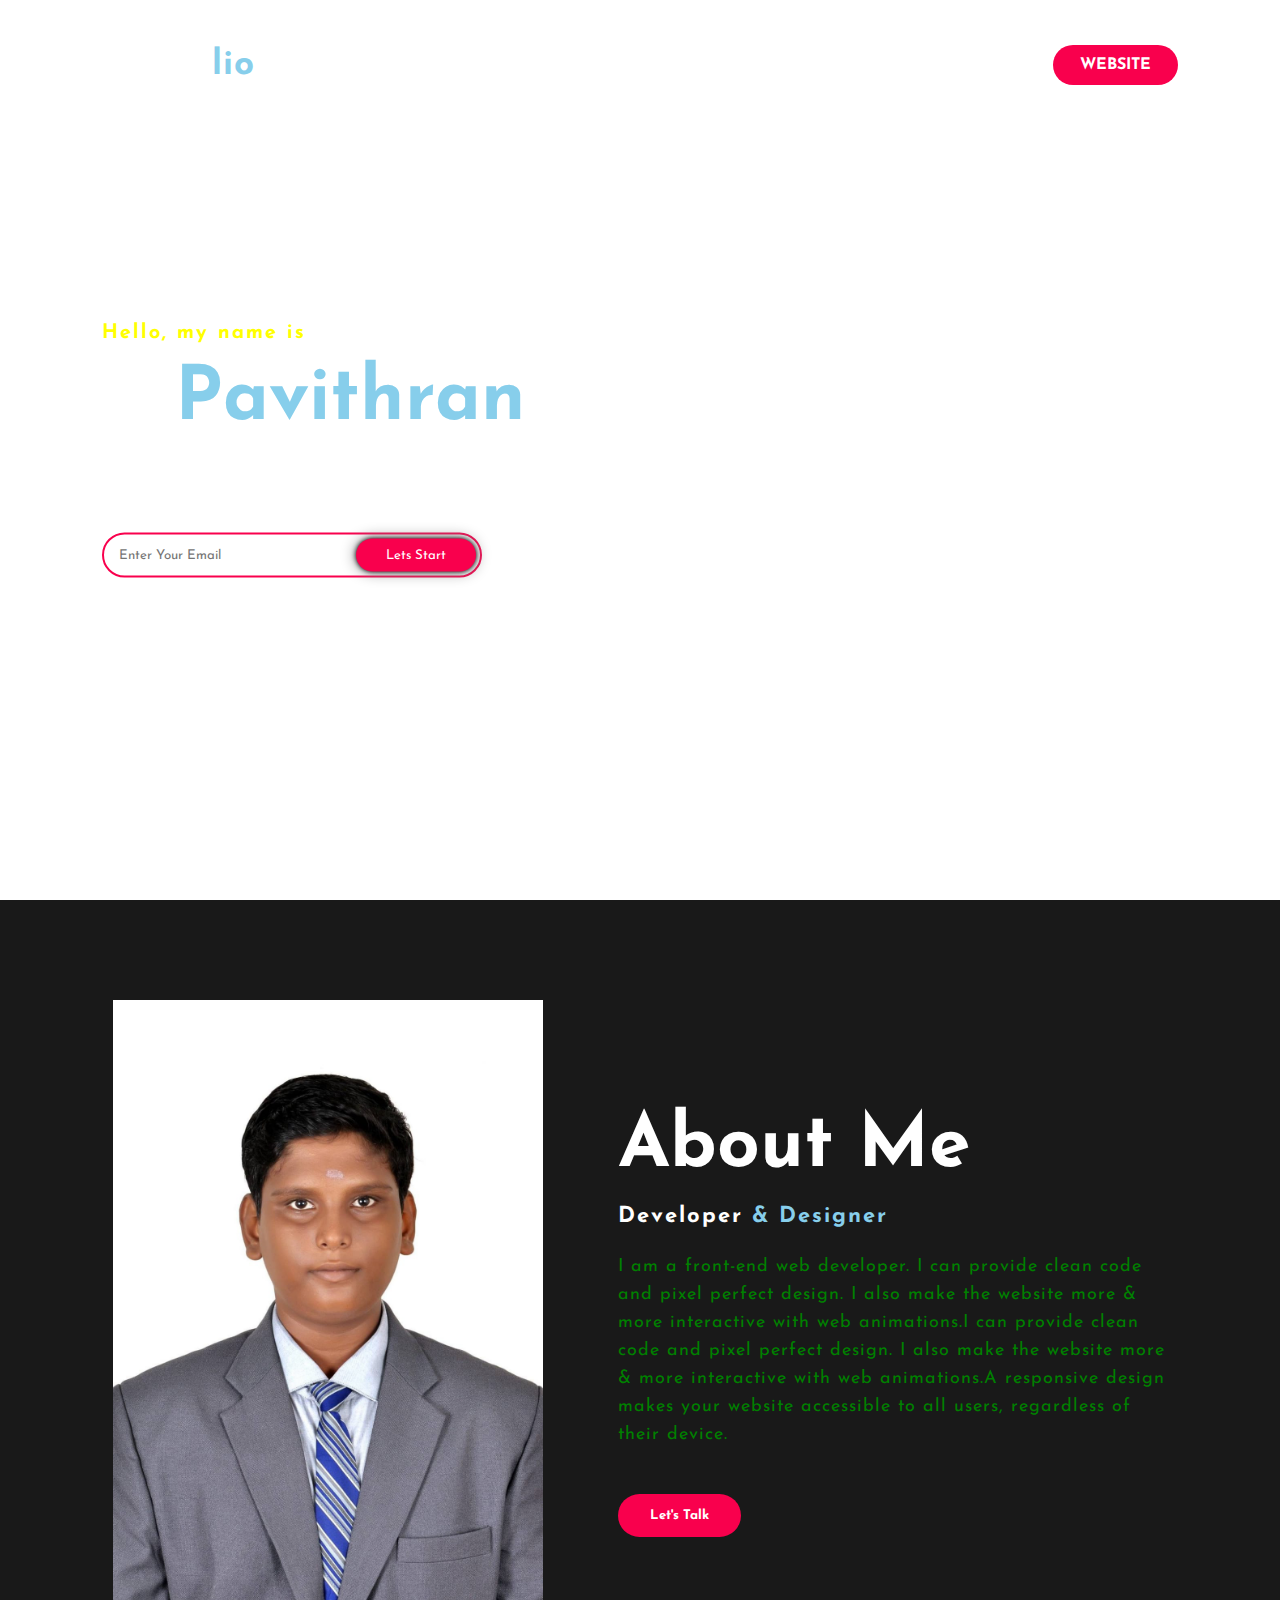
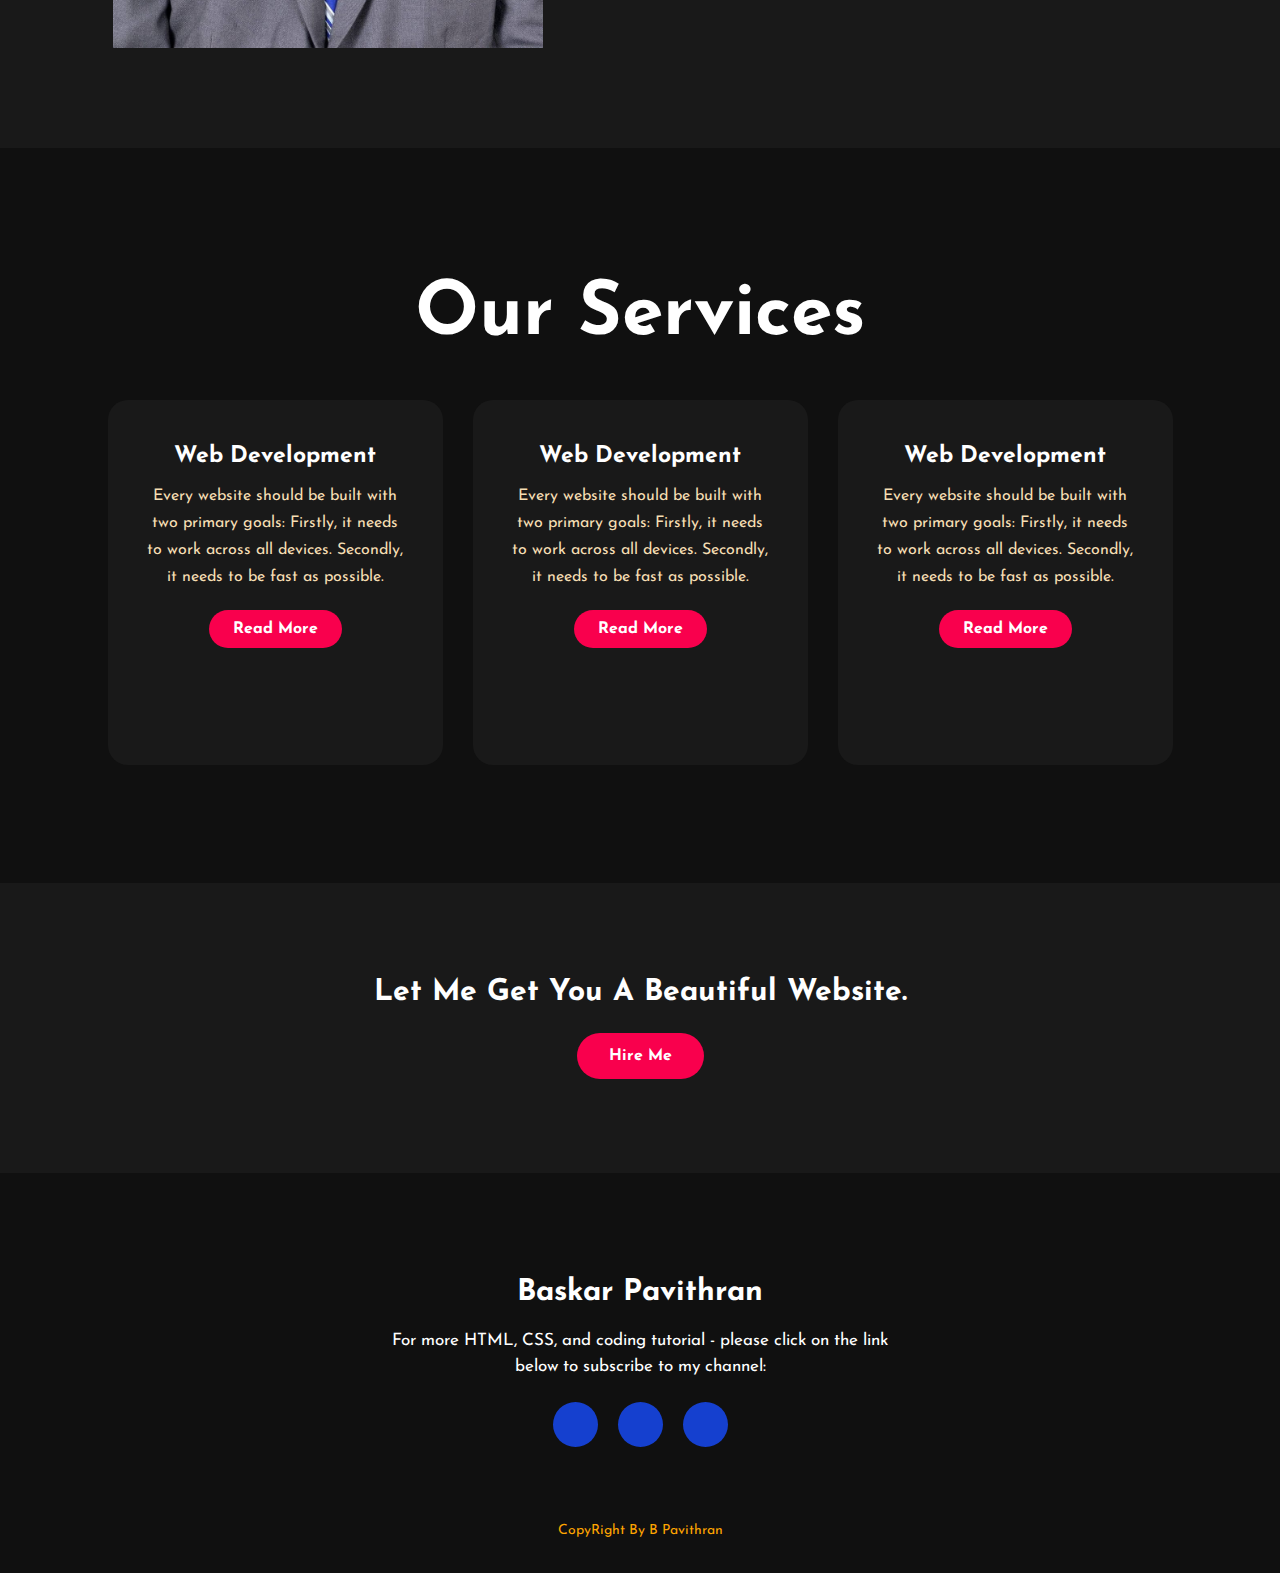
<file: index.html>
<!DOCTYPE html>
<html>
<head>
	<title>Portfolio website</title>
	<link rel="stylesheet" type="text/css" href="css/style.css">

	<link rel="preconnect" href="https://fonts.gstatic.com">
  <link href="https://fonts.googleapis.com/css2?family=Josefin+Sans:ital,wght@0,100;0,200;0,300;0,400;0,500;0,600;0,700;1,100;1,200;1,300;1,400;1,500;1,600;1,700&display=swap" rel="stylesheet">

  <link rel="stylesheet" href="https://cdnjs.cloudflare.com/ajax/libs/font-awesome/5.15.3/css/all.min.css" integrity="sha512-iBBXm8fW90+nuLcSKlbmrPcLa0OT92xO1BIsZ+ywDWZCvqsWgccV3gFoRBv0z+8dLJgyAHIhR35VZc2oM/gI1w==" crossorigin="anonymous" referrerpolicy="no-referrer" />

</head>
<body>
	<!----hero Section start---->

	<div class="hero">
		<nav>
			<h2 class="logo">Portfo<span>lio</span></h2>
			<ul>
				<li><a href="#">Home</a></li>
				<li><a href="#">About Us</a></li>
				<li><a href="#">Services</a></li>
				<li><a href="#">Skills</a></li>
				<li><a href="#">Contact Us</a></li>
			</ul>
			<a href="#" class="btn">WEBSITE</a>
		</nav>

		<div class="content">
			<h4>Hello, my name is</h4>
			<h1>B <span>Pavithran</span></h1>
			<h3>I'am a Web Developer.</h3>
			<div class="newslatter">
				<form>
					<input type="email" name="email" id="mail" placeholder="Enter Your Email">
					<input type="submit" name="submit" value="Lets Start">
				</form>
			</div>
		</div>
	</div>

	<!----About section start---->
	<section class="about">
		<div class="main">
			<img src="img/main-img.png">
			<div class="about-text">
				<h2>About Me</h2>
				<h5>Developer <span>& Designer</span></h5>
				<p>I am a front-end web developer. I can provide clean code and pixel perfect design. I also make the website more & more interactive with web animations.I can provide clean code and pixel perfect design. I also make the website more & more interactive with web animations.A responsive design makes your website accessible to all users, regardless of their device.</p>
				<button type="button">Let's Talk</button>
			</div>
		</div>
	</section>

	<!-----service section start----------->
	<div class="service">
		<div class="title">
			<h2>Our Services</h2>
		</div>

		<div class="box">
			<div class="card">
				<i class="fas fa-bars"></i>
				<h5>Web Development</h5>
				<div class="pra">
					<p>Every website should be built with two primary goals: Firstly, it needs to work across all devices. Secondly, it needs to be fast as possible.</p>

					<p style="text-align: center;">
						<a class="button" href="#">Read More</a>
					</p>
				</div>
			</div>

			<div class="card">
				<i class="far fa-user"></i>
				<h5>Web Development</h5>
				<div class="pra">
					<p>Every website should be built with two primary goals: Firstly, it needs to work across all devices. Secondly, it needs to be fast as possible.</p>

					<p style="text-align: center;">
						<a class="button" href="#">Read More</a>
					</p>
				</div>
			</div>

			<div class="card">
				<i class="far fa-bell"></i>
				<h5>Web Development</h5>
				<div class="pra">
					<p>Every website should be built with two primary goals: Firstly, it needs to work across all devices. Secondly, it needs to be fast as possible.</p>

					<p style="text-align: center;">
						<a class="button" href="#">Read More</a>
					</p>
				</div>
			</div>
		</div>
	</div>

	<!------Contact Me------>
	<div class="contact-me">
		<p>Let Me Get You A Beautiful Website.</p>
		<a class="button-two" href="#">Hire Me</a>
	</div>

	<!------footer start--------->
	<footer>
		<p>Baskar Pavithran</p>
		<p>For more HTML, CSS, and coding tutorial - please click on the link below to subscribe to my channel:</p>
		<div class="social">
			<a href="#"><i class="fab fa-facebook-f"></i></a>
			<a href="#"><i class="fab fa-instagram"></i></a>
			<a href="#"><i class="fab fa-dribbble"></i></a>
		</div>
		<p class="end">CopyRight By B Pavithran</p>
	</footer>
</body>
</html>
</file>
<file: css/style.css>
*{
	padding: 0;
	margin: 0;
	font-family: 'Josefin Sans', sans-serif;
	box-sizing: border-box;
}
.hero{
	height: 100vh;
	width: 100%;
	background-image: url(https://coolbackgrounds.io/images/backgrounds/index/compute-ea4c57a4.png);
	background-size: cover;
	background-position: center;
}
nav{
	display: flex;
	align-items: center;
	justify-content: space-between;
	padding-top: 45px;
	padding-left: 8%;
	padding-right: 8%;
}
.logo{
	color: white;
	font-size: 35px;
	letter-spacing: 1px;
	cursor: pointer;
}
span{
	color: skyblue;
}
nav ul li{
	list-style-type: none;
	display: inline-block;
	padding: 10px  25px;
}
nav ul li a{
	color: white;
	text-decoration: none;
	font-weight: bold;
	text-transform: capitalize;
}
nav ul li a:hover{
	color: #f9004d;
	transition: .4s;
}
.btn{
	background-color:#f9004d;
	color: white;
	text-decoration: none;
	border: 2px solid transparent;
	font-weight: bold;
	padding: 10px 25px;
	border-radius: 30px;
	transition: transform .4s; 
}
.btn:hover{
	transform: scale(1.2);
}
.content{
	position: absolute;
	top: 50%;
	left:8%;
	transform: translateY(-50%);
}
h1{
	color: white;
	margin: 20px 0px 20px;
	font-size: 75px;
}
h3{
	color: white;
	font-size: 25px;
	margin-bottom: 50px;
}
h4{
	color: yellow;
	letter-spacing: 2px;
	font-size: 20px;
}
.newslatter form{
	width: 380px;
	max-width: 100%;
	position: relative;
}
.newslatter form input:first-child{
	display: inline-block;
	width: 100%;
	padding: 14px 130px 14px 15px;
	border: 2px solid #f9004d;
	outline: none;
	border-radius: 30px;
}
.newslatter form input:last-child{
	position: absolute;
	display: inline-block;
	outline: none;
	border: none;
	padding: 10px 30px;
	border-radius: 30px;
	background-color:#f9004d;
	color: white;
	box-shadow: 0px 0px 5px #000, 0px 0px 15px #858585;
	top: 6px;
	right: 6px; 
}

.about{
	width: 100%;
	padding: 100px 0px;
	background-color: #191919;
}
.about img{
	height: auto;
	width: 430px;
}
.about-text{
	width: 550px;
}
.main{
	width: 1130px;
	max-width: 95%;
	margin: 0 auto;
	display: flex;
	align-items: center;
	justify-content: space-around;
}
.about-text h2{
	color: white;
	font-size: 75px;
	text-transform: capitalize;
	margin-bottom: 20px;
}
.about-text h5{
	color: white;
	letter-spacing: 2px;
	font-size: 22px;
	margin-bottom: 25px;
	text-transform: capitalize;
}
.about-text p{
	color: green;
	letter-spacing: 1px;
	line-height: 28px;
	font-size: 18px;
	margin-bottom: 45px;
}
button{
	background-color:#f9004d;
	color: white;
	text-decoration: none;
	border: 2px solid transparent;
	font-weight: bold;
	padding: 13px 30px;
	border-radius: 30px;
	transition: .4s; 
}
button:hover{
	background-color: transparent;
	border: 2px solid #f9004d;
	cursor: pointer;
}

.service{
	background: #101010;
	width: 100%;
	padding: 100px 0px;
}
.title h2{
	color: white;
	font-size: 75px;
	width: 1130px;
	margin: 30px auto;
	text-align: center;
}
.box{
	display: flex;
	justify-content: center;
	align-items: center;
	min-height: 400px;
}
.card{
	height: 365px;
	width: 335px;
	padding: 20px 35px;
	background: #191919;
	border-radius: 20px;
	margin: 15px;
	position: relative;
	overflow: hidden;
	text-align: center;
}
.card i{
	font-size: 50px;
	display: block;
	text-align: center;
	margin: 25px 0px;
	color: #f9004d;

}
h5{
	color: white;
	font-size: 23px;
	margin-bottom: 15px;
}
.pra p{
	color: wheat;
	font-size: 16px;
	line-height: 27px;
	margin-bottom: 25px;
}
.card .button{
	background-color:#f9004d;
	color: white;
	text-decoration: none;
	border: 2px solid transparent;
	font-weight: bold;
	padding: 9px 22px;
	border-radius: 30px;
	transition: .4s; 
}
.card .button:hover{
	background-color: transparent;
	border: 2px solid #f9004d;
	cursor: pointer;
}
.contact-me{
	width: 100%;
	height: 290px;
	background: #191919;
	display: flex;
	align-items: center;
	flex-direction: column;
	justify-content: center;
}
.contact-me p{
	color: white;
	font-size: 30px;
	font-weight: bold;
	margin-bottom: 25px;
}
.contact-me .button-two{
	background-color:#f9004d;
	color: white;
	text-decoration: none;
	border: 2px solid transparent;
	font-weight: bold;
	padding: 13px 30px;
	border-radius: 30px;
	transition: .4s; 
}
.contact-me .button-two:hover{
	background-color: transparent;
	border: 2px solid #f9004d;
	cursor: pointer;
}
footer{
	position: relative;
	width: 100%;
	height: 400px;
	background: #101010;
	display: flex;
	flex-direction: column;
	align-items: center;
	justify-content: center;
}
footer p:nth-child(1){
	font-size: 30px;
	color: white;
	margin-bottom: 20px;
	font-weight: bold;
}
footer p:nth-child(2){
	color: white;
	font-size: 17px;
	width: 500px;
	text-align: center;
	line-height: 26px;
}
.social{
	display: flex;
}
.social a{
	width: 45px;
	height: 45px;
	display: flex;
	align-items: center;
	justify-content: center;
	background:  #1540cf;
	border-radius: 50%;
	margin: 22px 10px;
	color: white;
	text-decoration: none;
	font-size: 20px;
}
.social a:hover{
	transform: scale(1.3);
	transition: .3s;
}
.end{
	position: absolute;
	color: orange;
	bottom: 35px;
	font-size: 14px; 
}
</file>
